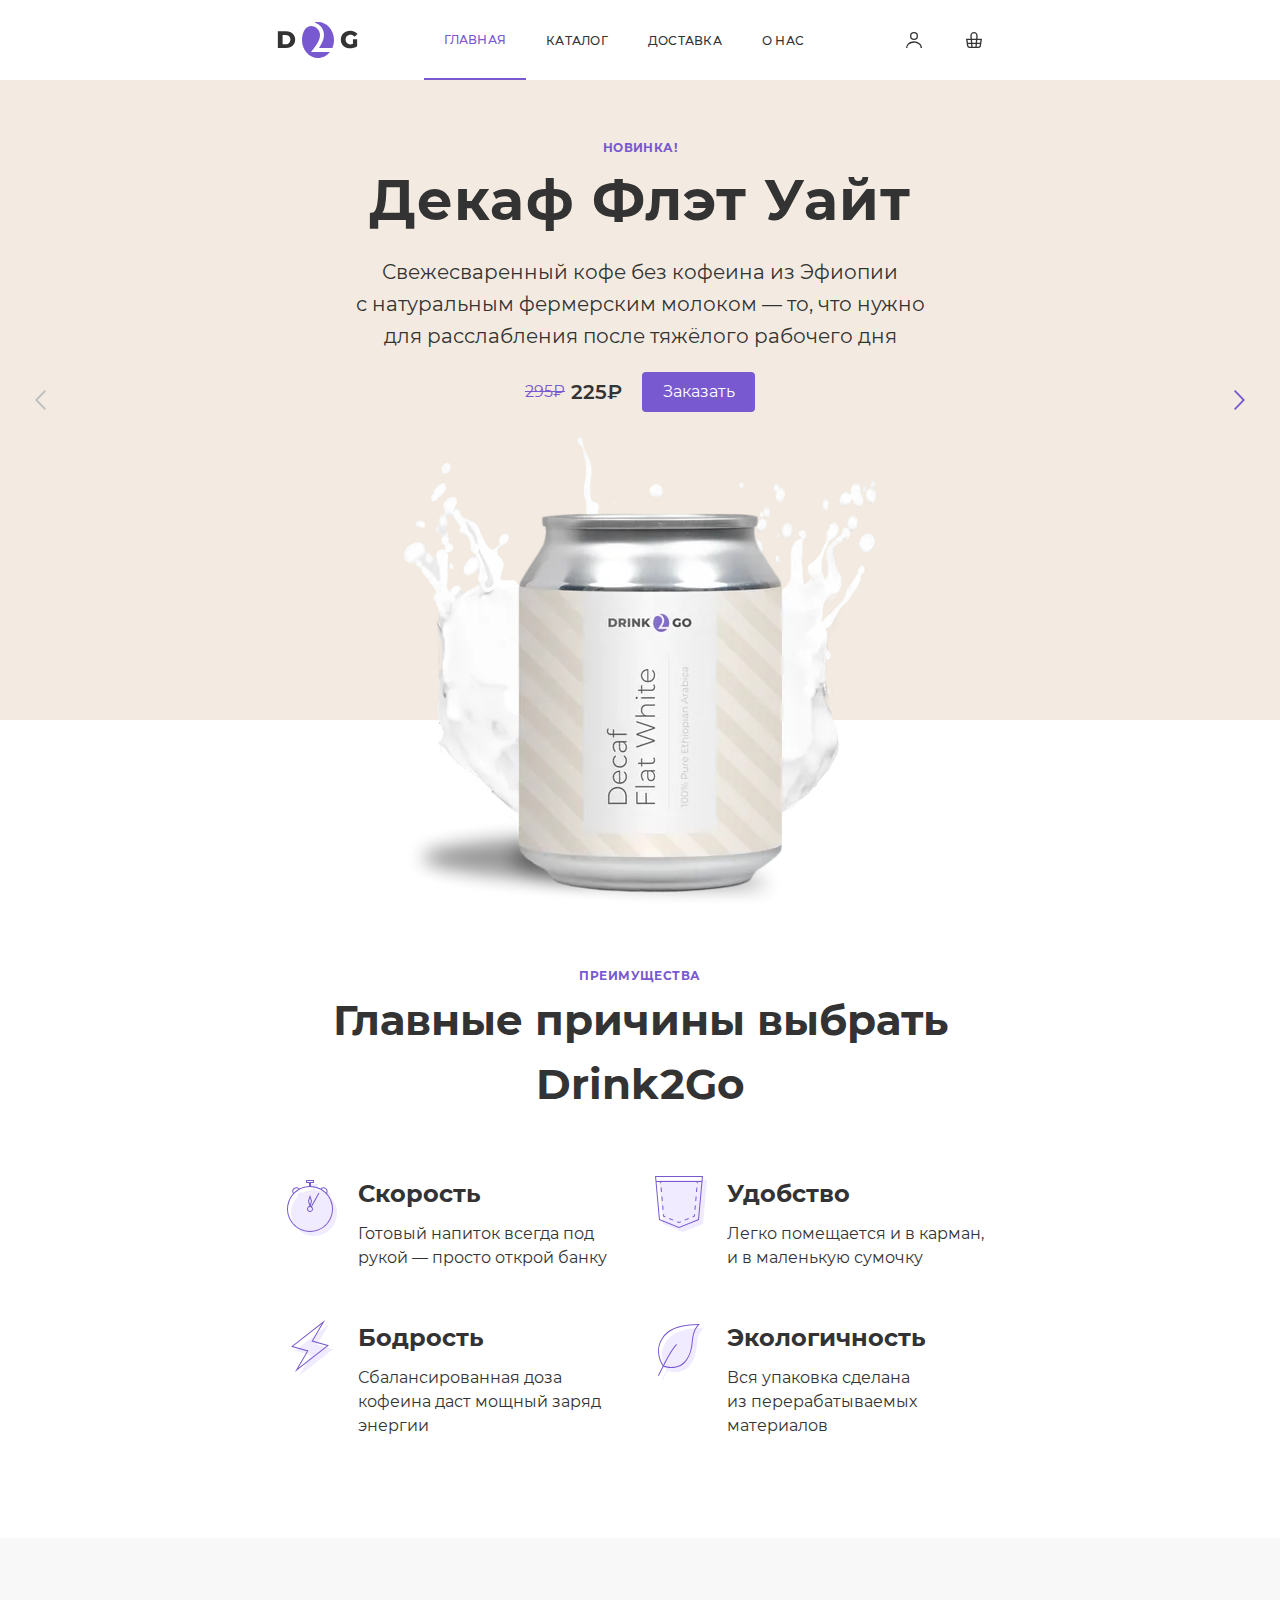
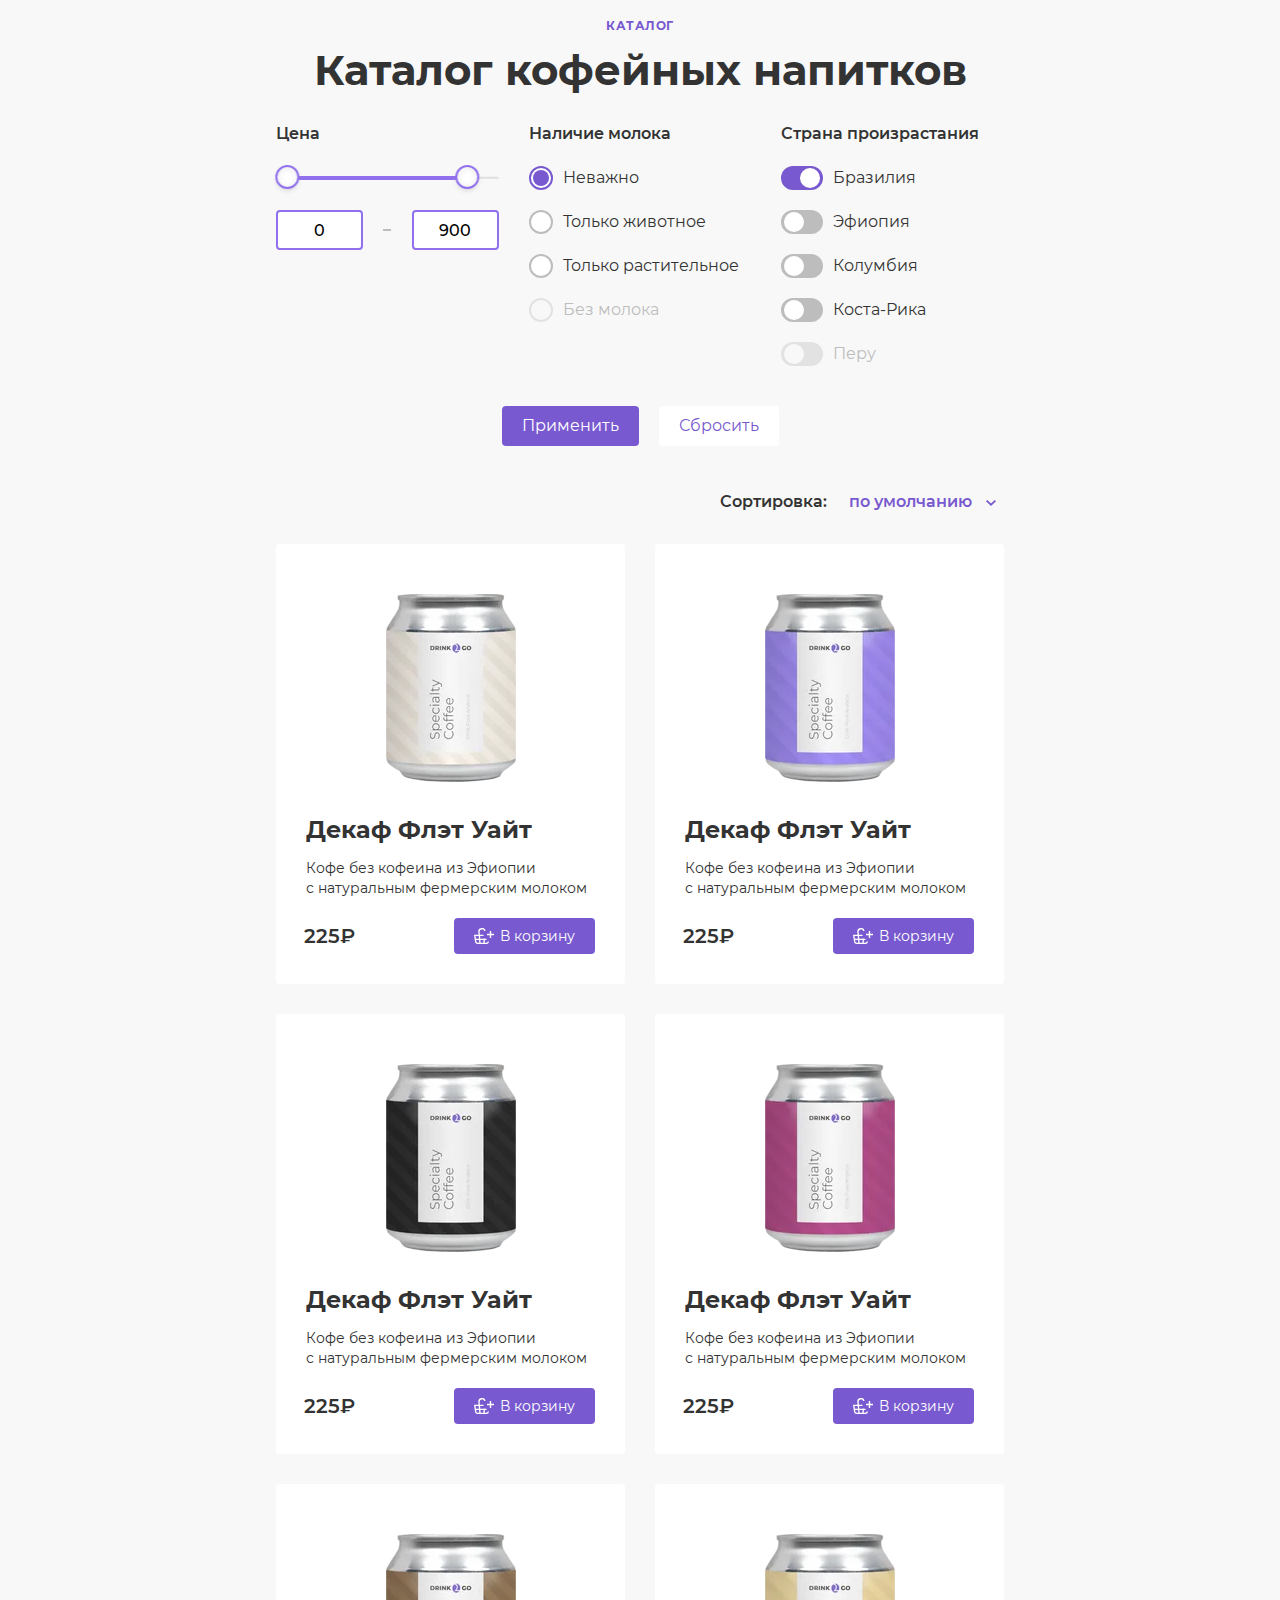
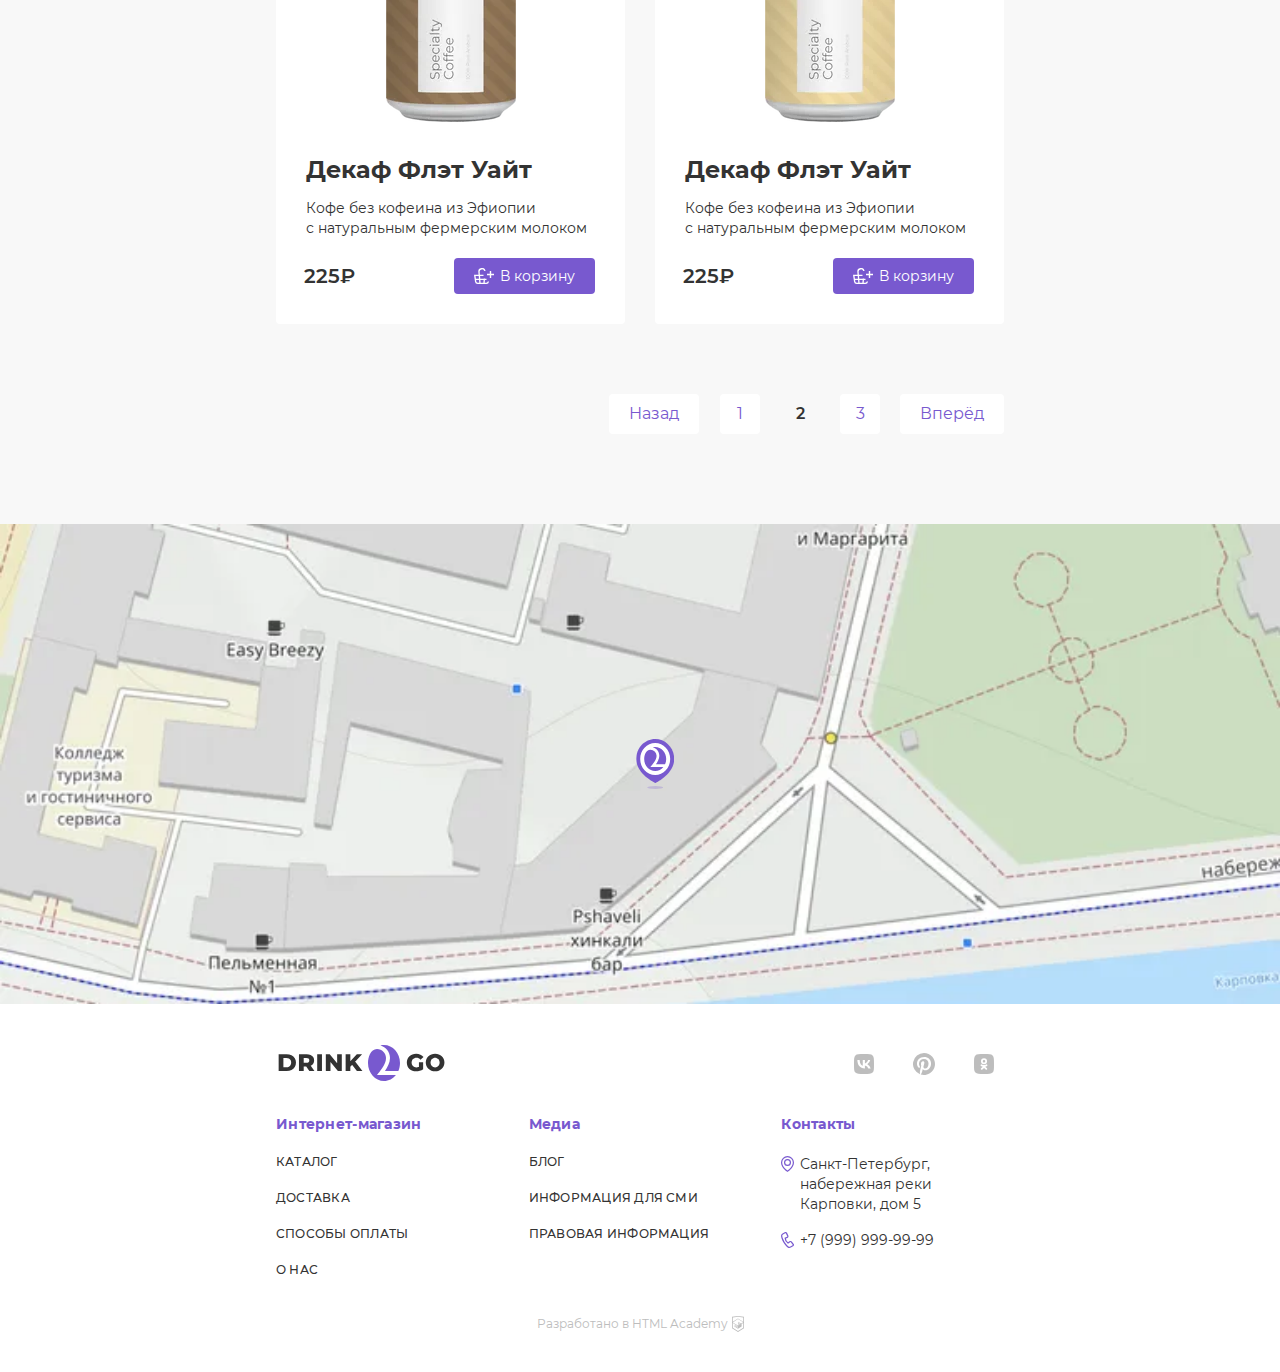
<file: index.html>
<!DOCTYPE html><html class="page" lang="ru"><head><meta charset="UTF-8"><title>Drink2Go — лучшие кофейные напитки!</title><meta name="viewport" content="width=device-width,initial-scale=1"><link rel="preload" href="styles/styles.css" as="style"><link rel="preload" href="fonts/Montserrat-Regular.woff2" as="font" crossorigin="anonymous"><link rel="preload" href="fonts/Montserrat-Bold.woff2" as="font" crossorigin="anonymous"><link rel="preload" href="fonts/Montserrat-Medium.woff2" as="font" crossorigin="anonymous"><link rel="preload" href="fonts/Montserrat-SemiBold.woff2" as="font" crossorigin="anonymous"><link rel="icon" href="favicon.ico"><link rel="icon" type="image/png" href="favicons/favicon.png"><link rel="icon" href="favicons/icon.svg" type="image/svg+xml"><link rel="apple-touch-icon" href="favicons/180.png"><link rel="stylesheet" href="/vendor/nouislider/nouislider.css"><link rel="stylesheet" href="styles/styles.css"><script src="scripts/index.js" defer="defer"></script></head><body class="page__body"><header class="header" data-test="header"><div class="header__logo"><a class="logo"><picture><source media="(min-width: 1440px)" srcset="images/logo/logo-desktop.svg"><source media="(min-width: 768px)" srcset="images/logo/logo-tablet.svg"><img class="logo__icon" src="images/logo/logo-mobile.svg" width="32" height="36" alt="Иконка логотипа."></picture></a><span class="header__logo-description">Интернет-магазин кофейных напитков</span></div><nav class="header__nav main-nav main-nav--closed"><button class="main-nav__toggle js-toggle-button" type="button"><span class="visually-hidden">Открыть меню.</span></button><ul class="main-nav__list site"><li class="main-nav__list-item main-nav__site-item site__item site__item--current"><a class="site__link" title="Вы сейчас здесь"><span class="site__text">Главная</span></a></li><li class="main-nav__list-item main-nav__site-item site__item"><a class="site__link" href="#catalog"><span class="site__text">Каталог</span></a></li><li class="main-nav__list-item main-nav__site-item site__item"><a class="site__link" href="#"><span class="site__text">Доставка</span></a></li><li class="main-nav__list-item main-nav__site-item site__item"><a class="site__link" href="#"><span class="site__text">О нас</span></a></li></ul><ul class="main-nav__list personalisation-list"><li class="main-nav__list-item"><a class="personalisation-list__link personalisation-list__link--login" href="#"><span class="personalisation-list__link-text">Войти</span></a></li><li class="main-nav__list-item"><a class="personalisation-list__link personalisation-list__link--basket" href="#"><span class="personalisation-list__link-text">Корзина</span></a></li></ul></nav></header><main class="page-main"><section class="slider slider--flat-white" data-test="hero"><h1 class="visually-hidden">Drink2Go — это интернет-магазин по продаже кофейных напитков.</h1><div class="slider__switch slide-switch"><button class="slide-switch__button slide-switch__button--prev slider-button-prev" type="button"><span class="visually-hidden">Предыдущий продукт.</span></button> <button class="slide-switch__button slide-switch__button--next slider-button-next" type="button"><span class="visually-hidden">Следующий продукт.</span></button></div><ul class="slider__list"><li class="slider__item slider__item--current"><div class="slider__text-container"><h2 class="slider__title headline">Декаф Флэт Уайт</h2><span class="slider__badge badge">Новинка!</span><p class="slider__description">Свежесваренный кофе без кофеина из Эфиопии с&nbsp;натуральным фермерским молоком — то, что нужно для&nbsp;расслабления после тяжёлого рабочего дня</p><div class="slider__price-container"><span class="slider__old-price price price--old">295₽</span> <span class="slider__price price">225₽</span> <button class="slider__button-order button" type="button"><span class="slider__button-text">Заказать</span></button></div></div><div class="slider__image-wrapper"><picture><source type="image/webp" media="(min-width: 1440px)" srcset="images/slider/slider-flat-desktop@1x.webp, images/slider/slider-flat-desktop@2x.webp 2x"><source type="image/webp" media="(min-width: 768px)" srcset="images/slider/slider-flat-tablet@1x.webp, images/slider/slider-flat-tablet@2x.webp 2x"><source type="image/webp" srcset="images/slider/slider-flat-mobile@1x.webp, images/slider/slider-flat-mobile@2x.webp 2x"><source media="(min-width: 1440px)" srcset="images/slider/slider-flat-desktop@1x.png, images/slider/slider-flat-desktop@2x.png 2x"><source media="(min-width: 768px)" srcset="images/slider/slider-flat-tablet@1x.png, images/slider/slider-flat-tablet@2x.png 2x"><img class="slider__image" src="images/slider/slider-flat-mobile@1x.png" width="280" height="280" srcset="images/slider/slider-flat-mobile@2x.png 2x" alt="Баночка с фирменным логотипом и надписью Декаф Флэт Уайт, на фоне свежего молока."></picture></div></li><li class="slider__item"><div class="slider__text-container"><h2 class="slider__title headline">Лавандовый Латте</h2><span class="slider__badge badge">Новинка!</span><p class="slider__description">Невероятное сочетание перуанской высокогорной арабики с молоком ламы и лавандовым сиропом унесёт вас прямо на вершину Радужных гор</p><div class="slider__price-container"><span class="slider__old-price price price--old">285₽</span> <span class="slider__price price">265₽</span> <button class="slider__button-order button" type="button"><span class="slider__button-text">Заказать</span></button></div></div><div class="slider__image-wrapper"><picture><source type="image/webp" media="(min-width: 1440px)" srcset="images/slider/slider-lavender-desktop@1x.webp, images/slider/slider-lavender-desktop@2x.webp 2x"><source type="image/webp" media="(min-width: 768px)" srcset="images/slider/slider-lavender-tablet@1x.webp, images/slider/slider-lavender-tablet@2x.webp 2x"><source type="image/webp" srcset="images/slider/slider-lavender-mobile@1x.webp, images/slider/slider-lavender-mobile@2x.webp 2x"><source media="(min-width: 1440px)" srcset="images/slider/slider-lavender-desktop@1x.png, images/slider/slider-lavender-desktop@2x.png 2x"><source media="(min-width: 768px)" srcset="images/slider/slider-lavender-tablet@1x.png, images/slider/slider-lavender-tablet@2x.png 2x"><img class="slider__image" src="images/slider/slider-lavender-mobile@1x.png" width="280" height="280" srcset="images/slider/slider-lavender-mobile@2x.png 2x" alt="Баночка с фирменным логотипом и надписью Лавандовый Латте, на фоне яркой лаванды."></picture></div></li><li class="slider__item"><div class="slider__text-container"><h2 class="slider__title headline">Тройной Эспрессо</h2><span class="slider__badge badge">Новинка!</span><p class="slider__description">Мощнее укола адреналина, чернее самой тёмной ночи, этот тройной эспрессо из Колумбии покажет вам, что такое настоящая бодрость</p><div class="slider__price-container"><span class="slider__old-price price price--old">395₽</span> <span class="slider__price price">375₽</span> <button class="slider__button-order button" type="button"><span class="slider__button-text">Заказать</span></button></div></div><div class="slider__image-wrapper"><picture><source type="image/webp" media="(min-width: 1440px)" srcset="images/slider/slider-espresso-desktop@1x.webp, images/slider/slider-espresso-desktop@2x.webp 2x"><source type="image/webp" media="(min-width: 768px)" srcset="images/slider/slider-espresso-tablet@1x.webp, images/slider/slider-espresso-tablet@2x.webp 2x"><source type="image/webp" srcset="images/slider/slider-espresso-mobile@1x.webp, images/slider/slider-espresso-mobile@2x.webp 2x"><source media="(min-width: 1440px)" srcset="images/slider/slider-espresso-desktop@1x.png, images/slider/slider-espresso-desktop@2x.png 2x"><source media="(min-width: 768px)" srcset="images/slider/slider-espresso-tablet@1x.png, images/slider/slider-espresso-tablet@2x.png 2x"><img class="slider__image" src="images/slider/slider-espresso-mobile@1x.png" width="280" height="280" srcset="images/slider/slider-espresso-mobile@2x.png 2x" alt="Баночка с фирменным логотипом и надписью Тройной Эспрессо, на фоне кофейных зёрен."></picture></div></li></ul><ol class="slider__pagination slider-pagination"><li class="slider-pagination__item"><a class="slider-pagination__button slider-pagination__button--current" id="0-slide"><span class="visually-hidden">Первый слайд.</span></a></li><li class="slider-pagination__item"><a class="slider-pagination__button" href="#" id="1-slide"><span class="visually-hidden">Второй слайд.</span></a></li><li class="slider-pagination__item"><a class="slider-pagination__button" href="#" id="2-slide"><span class="visually-hidden">Третий слайд.</span></a></li></ol></section><section class="advantages" data-test="features"><h2 class="advantages__title headline headline--h2">Главные причины выбрать Drink2Go</h2><span class="advantages__badge badge">Преимущества</span><ul class="advantages__list"><li class="advantages__item advantages__item--speed"><h3 class="advantages__item-title headline headline--h3">Скорость</h3><p class="advantages__description">Готовый напиток всегда под рукой — просто открой банку</p></li><li class="advantages__item advantages__item--fit"><h3 class="advantages__item-title headline headline--h3">Удобство</h3><p class="advantages__description">Легко помещается и в карман, и&nbsp;в&nbsp;маленькую сумочку</p></li><li class="advantages__item advantages__item--energy"><h3 class="advantages__item-title headline headline--h3">Бодрость</h3><p class="advantages__description">Сбалансированная доза кофеина даст мощный заряд энергии</p></li><li class="advantages__item advantages__item--eco"><h3 class="advantages__item-title headline headline--h3">Экологичность</h3><p class="advantages__description">Вся упаковка сделана из&nbsp;перерабатываемых материалов</p></li></ul></section><section class="catalog" data-test="catalog" id="catalog"><div class="catalog__container"><h2 class="catalog__title headline headline--h2">Каталог кофейных напитков</h2><span class="catalog__badge badge">Каталог</span><div class="catalog__content-container"><div class="catalog__filter filter"><form class="filter__form" action="https://echo.htmlacademy.ru/" method="get" autocomplete="off"><div class="filter__container"><fieldset class="filter__fieldset range"><legend class="filter__legend label">Цена</legend><div class="range__slider"></div><div class="range__input-wrapper"><label class="visually-hidden" for="min-price">Минимальная цена.</label> <input class="range__input" id="min-price" name="min-price" type="number" placeholder="0"> <label class="visually-hidden" for="max-price">Максимальная цена.</label> <input class="range__input" id="max-price" name="max-price" type="number" placeholder="999" value="900"></div></fieldset><fieldset class="filter__fieldset"><legend class="filter__legend label">Наличие молока</legend><ul class="filter__list"><li class="filter__item"><label class="filter__control control"><input class="visually-hidden control__input" type="radio" name="milk-availability" value="no-matter" checked="checked"> <span class="control__mark control__mark--radio"></span> <span class="control__label">Неважно</span></label></li><li class="filter__item"><label class="filter__control control"><input class="visually-hidden control__input" type="radio" name="milk-availability" value="animal-milk"> <span class="control__mark control__mark--radio"></span> <span class="control__label">Только животное</span></label></li><li class="filter__item"><label class="filter__control control"><input class="visually-hidden control__input" type="radio" name="milk-availability" value="plant-milk"> <span class="control__mark control__mark--radio"></span> <span class="control__label">Только растительное</span></label></li><li class="filter__item"><label class="filter__control control"><input class="visually-hidden control__input" type="radio" name="milk-availability" value="no-milk" disabled="disabled"> <span class="control__mark control__mark--radio"></span> <span class="control__label">Без молока</span></label></li></ul></fieldset><fieldset class="filter__fieldset"><legend class="filter__legend label">Страна произрастания</legend><ul class="filter__list"><li class="filter__item"><label class="filter__control control"><input class="visually-hidden control__input" type="checkbox" name="country-Brazil" checked="checked"> <span class="control__mark control__mark--checkbox"></span> <span class="control__label">Бразилия</span></label></li><li class="filter__item"><label class="filter__control control"><input class="visually-hidden control__input" type="checkbox" name="country-Ethiopia"> <span class="control__mark control__mark--checkbox"></span> <span class="control__label">Эфиопия</span></label></li><li class="filter__item"><label class="filter__control control"><input class="visually-hidden control__input" type="checkbox" name="country-Colombia"> <span class="control__mark control__mark--checkbox"></span> <span class="control__label">Колумбия</span></label></li><li class="filter__item"><label class="filter__control control"><input class="visually-hidden control__input" type="checkbox" name="country-Costa-Rica"> <span class="control__mark control__mark--checkbox"></span> <span class="control__label">Коста-Рика</span></label></li><li class="filter__item"><label class="filter__control control"><input class="visually-hidden control__input" type="checkbox" name="country-Peru" disabled="disabled"> <span class="control__mark control__mark--checkbox"></span> <span class="control__label">Перу</span></label></li></ul></fieldset></div><div class="filter__button-container"><button class="filter__button button" type="submit">Применить</button> <button class="filter__button filter__button--small button button--secondary" type="reset">Сбросить</button></div></form></div><div class="catalog__sorting sorting"><span class="sorting__label label">Сортировка:</span> <select class="sorting__control" aria-label="Сортировка" name="catalog-sorting"><option value="default">по умолчанию</option><option value="cheap">по увеличению цены</option><option value="expensive">по уменьшению цены</option></select></div><div class="catalog__products products"><ul class="products__list"><li class="products__item product-card"><a class="product-card__link" href="#"><picture><source type="image/webp" srcset="images/products/coffee-can-1@1x.webp, images/products/coffee-can-1@2x.webp 2x"><img class="product-card__image" src="images/products/coffee-can-1@1x.png" width="130" height="188" srcset="images/products/coffee-can-1@2x.png 2x" alt="Банка специализированного кофейного напитка с фирменным логотипом."></picture></a><a class="product-card__link-title" href="#"><h3 class="product-card__title headline headline--h3">Декаф Флэт Уайт</h3></a><p class="product-card__text">Кофе без кофеина из Эфиопии с&nbsp;натуральным фермерским молоком</p><div class="product-card__order-container"><p class="product-card__price price">225₽</p><button class="product-card__order-button button button--with-icon" type="button"><span class="product-card__button-text">В корзину</span></button></div></li><li class="products__item product-card"><a class="product-card__link" href="#"><picture><source type="image/webp" srcset="images/products/coffee-can-2@1x.webp, images/products/coffee-can-2@2x.webp 2x"><img class="product-card__image" src="images/products/coffee-can-2@1x.png" width="130" height="188" srcset="images/products/coffee-can-2@2x.png 2x" alt="Банка специализированного кофейного напитка с фирменным логотипом."></picture></a><a class="product-card__link-title" href="#"><h3 class="product-card__title headline headline--h3">Декаф Флэт Уайт</h3></a><p class="product-card__text">Кофе без кофеина из Эфиопии с&nbsp;натуральным фермерским молоком</p><div class="product-card__order-container"><p class="product-card__price price">225₽</p><button class="product-card__order-button button button--with-icon" type="button"><span class="product-card__button-text">В корзину</span></button></div></li><li class="products__item product-card"><a class="product-card__link" href="#"><picture><source type="image/webp" srcset="images/products/coffee-can-3@1x.webp, images/products/coffee-can-3@2x.webp 2x"><img class="product-card__image" src="images/products/coffee-can-3@1x.png" width="130" height="188" srcset="images/products/coffee-can-3@2x.png 2x" alt="Банка специализированного кофейного напитка с фирменным логотипом."></picture></a><a class="product-card__link-title" href="#"><h3 class="product-card__title headline headline--h3">Декаф Флэт Уайт</h3></a><p class="product-card__text">Кофе без кофеина из Эфиопии с&nbsp;натуральным фермерским молоком</p><div class="product-card__order-container"><p class="product-card__price price">225₽</p><button class="product-card__order-button button button--with-icon" type="button"><span class="product-card__button-text">В корзину</span></button></div></li><li class="products__item product-card"><a class="product-card__link" href="#"><picture><source type="image/webp" srcset="images/products/coffee-can-4@1x.webp, images/products/coffee-can-4@2x.webp 2x"><img class="product-card__image" src="images/products/coffee-can-4@1x.png" width="130" height="188" srcset="images/products/coffee-can-4@2x.png 2x" alt="Банка специализированного кофейного напитка с фирменным логотипом."></picture></a><a class="product-card__link-title" href="#"><h3 class="product-card__title headline headline--h3">Декаф Флэт Уайт</h3></a><p class="product-card__text">Кофе без кофеина из Эфиопии с&nbsp;натуральным фермерским молоком</p><div class="product-card__order-container"><p class="product-card__price price">225₽</p><button class="product-card__order-button button button--with-icon" type="button"><span class="product-card__button-text">В корзину</span></button></div></li><li class="products__item product-card"><a class="product-card__link" href="#"><picture><source type="image/webp" srcset="images/products/coffee-can-5@1x.webp, images/products/coffee-can-5@2x.webp 2x"><img class="product-card__image" src="images/products/coffee-can-5@1x.png" width="130" height="188" srcset="images/products/coffee-can-5@2x.png 2x" alt="Банка специализированного кофейного напитка с фирменным логотипом."></picture></a><a class="product-card__link-title" href="#"><h3 class="product-card__title headline headline--h3">Декаф Флэт Уайт</h3></a><p class="product-card__text">Кофе без кофеина из Эфиопии с&nbsp;натуральным фермерским молоком</p><div class="product-card__order-container"><p class="product-card__price price">225₽</p><button class="product-card__order-button button button--with-icon" type="button"><span class="product-card__button-text">В корзину</span></button></div></li><li class="products__item product-card"><a class="product-card__link" href="#"><picture><source type="image/webp" srcset="images/products/coffee-can-6@1x.webp, images/products/coffee-can-6@2x.webp 2x"><img class="product-card__image" src="images/products/coffee-can-6@1x.png" width="130" height="188" srcset="images/products/coffee-can-6@2x.png 2x" alt="Банка специализированного кофейного напитка с фирменным логотипом."></picture></a><a class="product-card__link-title" href="#"><h3 class="product-card__title headline headline--h3">Декаф Флэт Уайт</h3></a><p class="product-card__text">Кофе без кофеина из Эфиопии с&nbsp;натуральным фермерским молоком</p><div class="product-card__order-container"><p class="product-card__price price">225₽</p><button class="product-card__order-button button button--with-icon" type="button"><span class="product-card__button-text">В корзину</span></button></div></li></ul></div><div class="catalog__pagination pagination"><button class="pagination__button pagination__button--prev button button--secondary" type="button"><span class="pagination__button-text">Назад</span></button><ul class="pagination__list"><li class="pagination__item"><button class="pagination__page-number button button--secondary" type="button" id="0-pagination">1</button></li><li class="pagination__item"><button class="pagination__page-number pagination__page-number--current button button--secondary" type="button" tabindex="-1" id="1-pagination">2</button></li><li class="pagination__item"><button class="pagination__page-number button button--secondary" type="button" id="2-pagination">3</button></li></ul><button class="pagination__button pagination__button--next button button--secondary" type="button"><span class="pagination__button-text">Вперёд</span></button></div></div></div></section><section class="map" data-test="map"><h2 class="visually-hidden">Карта месторасположения Drink2Go.</h2><a class="map__link" href="https://maps.app.goo.gl/DdKs7b4Hwm6XkLE6A"><picture><source type="image/webp" media="(min-width: 1440px)" srcset="images/map/map-desktop@1x.webp, images/map/map-desktop@2x.webp 2x"><source type="image/webp" media="(min-width: 768px)" srcset="images/map/map-tablet@1x.webp, images/map/map-tablet@2x.webp 2x"><source type="image/webp" srcset="images/map/map-mobile@1x.webp, images/map/map-mobile@2x.webp 2x"><source media="(min-width: 1440px)" srcset="images/map/map-desktop@1x.jpg, images/map/map-desktop@2x.jpg 2x"><source media="(min-width: 768px)" srcset="images/map/map-tablet@1x.jpg, images/map/map-tablet@2x.jpg 2x"><img class="map__image" src="images/map/map-mobile@1x.jpg" width="320" height="420" srcset="images/map/map-mobile@2x.jpg 2x" alt="Изображение карты c адресом Drink2Go."></picture></a></section></main><footer class="footer" data-test="footer"><div class="footer__component footer__component--big-column"><div class="footer__logo-container"><a class="footer__logo logo"><picture><source media="(min-width: 768px)" srcset="images/logo/logo-desktop.svg"><img class="logo__icon logo__icon--footer" src="images/logo/logo-tablet.svg" width="82" height="36" alt="Иконка логотипа в футере."></picture></a><span class="footer__logo-description">Интернет-магазин кофейных напитков</span></div><ul class="footer__list social"><li class="social__item"><a class="social__link social__link--vkontakte" href="https://vk.com/htmlacademy"><span class="visually-hidden">Мы во Вконтакте.</span></a></li><li class="social__item"><a class="social__link social__link--pinterest" href="#"><span class="visually-hidden">Мы в Пинтересте.</span></a></li><li class="social__item"><a class="social__link social__link--ok" href="#"><span class="visually-hidden">Мы в Одноклассниках.</span></a></li></ul></div><section class="footer__component"><h2 class="footer__section-title headline headline--h4">Интернет-магазин</h2><ul class="footer__list"><li class="footer__item"><a class="footer__link" href="#catalog"><span class="footer__text">Каталог</span></a></li><li class="footer__item"><a class="footer__link" href="#"><span class="footer__text">Доставка</span></a></li><li class="footer__item"><a class="footer__link" href="#"><span class="footer__text">Способы оплаты</span></a></li><li class="footer__item"><a class="footer__link" href="#"><span class="footer__text">О нас</span></a></li></ul></section><section class="footer__component"><h2 class="footer__section-title headline headline--h4">Медиа</h2><ul class="footer__list"><li class="footer__item"><a class="footer__link" href="#"><span class="footer__text">Блог</span></a></li><li class="footer__item"><a class="footer__link" href="#"><span class="footer__text">Информация для СМИ</span></a></li><li class="footer__item"><a class="footer__link" href="#"><span class="footer__text">Правовая информация</span></a></li></ul></section><section class="footer__component contacts"><h2 class="footer__section-title headline headline--h4">Контакты</h2><address class="contacts__address"><p class="contacts__line contacts__line--location">Санкт-Петербург, набережная реки Карповки, дом 5</p><a class="contacts__line contacts__line--phone" href="tel:+79999999999">+7 (999) 999-99-99</a></address></section><div class="footer__component footer__component--long-line copyright"><span class="copyright__text">Разработано в</span> <a class="copyright__link" href="https://htmlacademy.ru/intensive/adaptive" aria-label="Лендинг интенсива HTML Academy"><span class="copyright__text">HTML Academy</span> <svg class="copyright__icon" role="img" aria-label="Иконка HTML Academy." focusable="false" width="12" height="16" viewBox="0 0 12 16" fill="none" xmlns="http://www.w3.org/2000/svg"><path d="M11.2151 5.75392L5.97184 2.49957V2.49875L5.97121 2.49916L5.97058 2.49875V2.49957L0.784854 5.75013V1.40658L6.00008 0.830884L11.2151 1.40658V5.75392ZM11.211 6.32987L9.12557 7.62344L5.98451 5.65607L5.97935 6.22863L8.66414 7.9096L8.20107 8.19683L5.98451 6.80853L5.97935 7.3811L7.72892 8.47648L7.31607 8.76717L7.30606 8.77351L5.98451 7.95383L5.97935 8.52631L6.8465 9.06404L5.96315 9.62244L0.796198 6.3886L5.97058 3.1139V3.11448L11.211 6.32987ZM11.2151 11.7713L6 15.0384L0.784854 11.7713V7.02542L5.97763 10.2796L5.98631 10.8693L2.42396 8.63702L2.41871 9.20959L5.99523 11.4728L6.00407 12.0782L2.42873 9.83883L2.42356 10.4113L6 12.6745L9.60624 10.4026V7.95712L11.2151 6.94552V11.7713ZM5.99984 -3.17891e-07L0 0.662267V12.2411L6 16L12 12.2411V0.662267L5.99984 -3.17891e-07Z" fill="CurrentColor"/></svg></a></div></footer><script src="vendor/nouislider/nouislider.js"></script></body></html>
</file>
<file: styles/styles.css>
*,:before,:after{box-sizing:border-box}img{object-fit:contain;max-width:100%;height:auto}body{color:#333;background-color:#fff;margin:0;font-family:Montserrat,Arial,sans-serif;font-size:14px;font-style:normal;font-weight:400;line-height:20px}@media (width>=768px){body{font-size:20px;line-height:32px}}@font-face{font-family:Montserrat;font-style:normal;font-weight:400;src:url(../fonts/Montserrat-Regular.woff2)format("woff2"),url(../fonts/Montserrat-Regular.woff)format("woff");font-display:swap}@font-face{font-family:Montserrat;font-style:normal;font-weight:500;src:url(../fonts/Montserrat-Medium.woff2)format("woff2"),url(../fonts/Montserrat-Medium.woff)format("woff");font-display:swap}@font-face{font-family:Montserrat;font-style:normal;font-weight:600;src:url(../fonts/Montserrat-SemiBold.woff2)format("woff2"),url(../fonts/Montserrat-SemiBold.woff)format("woff");font-display:swap}@font-face{font-family:Montserrat;font-style:normal;font-weight:700;src:url(../fonts/Montserrat-Bold.woff2)format("woff2"),url(../fonts/Montserrat-Bold.woff)format("woff");font-display:swap}.visually-hidden{clip:rect(0 0 0 0);border:0;width:1px;height:1px;margin:-1px;padding:0;position:absolute;overflow:hidden}.header{align-items:start;width:100%;max-width:320px;margin:0 auto;padding:0 20px;display:flex;position:relative}@media (width>=768px){.header{max-width:768px}}@media (width>=1440px){.header{max-width:1440px;padding:0 40px}}@media (width<=767.98px){.header{padding-right:60px}}@media (width>=768px){.header{gap:60px}}@media (width>=1440px){.header{gap:140px}}.header__logo{flex-shrink:0;align-items:center;margin-right:auto;padding:12px 0;display:flex}@media (width>=768px){.header__logo{padding:22px 0}}@media (width>=1440px){.header__logo{gap:20px}}.header__logo-description{display:none}@media (width>=1440px){.header__logo-description{max-width:126px;font-size:12px;line-height:16px;display:block}}.main-nav{text-transform:uppercase;letter-spacing:.02em;align-items:start;font-size:12px;font-weight:500;line-height:16px;display:flex}.main-nav--closed .main-nav__toggle{background-image:url(../icons/stack.svg#menu-burger);background-size:16px 12px}.main-nav--opened .main-nav__toggle{background-image:url(../icons/stack.svg#menu-cross);background-size:12px 12px}@media (width>=768px){.main-nav{gap:60px}}@media (width>=1440px){.main-nav{gap:162px}}@media (width<=767.98px){.main-nav--closed .main-nav__site-item{display:none}}.main-nav__toggle{cursor:pointer;z-index:1;background-color:#0000;background-position:50%;background-repeat:no-repeat;border:none;border-radius:0;order:1;width:60px;height:60px;padding:0;position:absolute;top:0;right:0}.main-nav__toggle:hover,.main-nav__toggle:focus,.main-nav__toggle:active{background-color:#f0ebff}@media (width>=768px){.main-nav__toggle{display:none}}.main-nav__list{margin:0;padding:0;list-style-type:none}.main-nav__list-item{justify-content:center;align-items:center;display:flex}.logo[href]:hover,.logo[href]:focus{opacity:.8}.logo[href]:active{opacity:.6}.logo__icon{display:block}@media (width>=768px){.logo__icon{width:82px;height:36px}}@media (width>=1440px){.logo__icon{width:170px;height:36px}}@media (width>=768px){.logo__icon--footer{width:170px;height:36px}}.site{min-width:320px}@media (width<=767.98px){.site{z-index:1;background-color:#fff;flex-direction:column;width:100vw;display:flex;position:absolute;top:60px;left:50%;transform:translate(-50%)}}@media (width>=768px){.site{grid-template-columns:repeat(4,auto);display:grid}}@media (width>=1440px){.site{gap:0 20px}}.site__item{text-align:center}@media (width<=767.98px){.site__item{border-bottom:1px solid #f0ebff}.site__item:first-of-type{border-top:1px solid #f0ebff}}@media (width>=768px){.site__item{min-height:80px}.site__item--current{color:#7859cf;border-bottom:2px solid #7859cf}}.site__link{color:inherit;padding:20px;text-decoration:none}.site__link[href]:hover,.site__link[href]:focus{color:#7859cf}.site__link[href]:active{color:#7859cf;background-color:#f0ebff}@media (width<=767.98px){.site__link{width:100%}}@media (width>=768px){.site__link{padding:32px 20px 30px}}@media (width>=1440px){.site__link{flex-shrink:0}}.personalisation-list{grid-template-columns:repeat(2,auto);display:grid}@media (width>=1440px){.personalisation-list{gap:0 21px}}.personalisation-list__link{justify-content:center;align-items:center;min-width:60px;min-height:60px;display:flex}@media (width>=768px){.personalisation-list__link{min-height:80px}}@media (width>=1440px){.personalisation-list__link{color:inherit;gap:8px;padding:20px;text-decoration:none}}.personalisation-list__link:before{content:"";background-color:#333;width:16px;height:16px;-webkit-mask-position:50%;mask-position:50%;-webkit-mask-size:contain;mask-size:contain;-webkit-mask-repeat:no-repeat;mask-repeat:no-repeat}.personalisation-list__link--login:before{-webkit-mask-image:url(../icons/stack.svg#user);mask-image:url(../icons/stack.svg#user)}.personalisation-list__link--basket:before{-webkit-mask-image:url(../icons/stack.svg#basket);mask-image:url(../icons/stack.svg#basket)}.personalisation-list__link:hover{color:#7859cf}.personalisation-list__link:hover:before{background-color:#7859cf}.personalisation-list__link:active{background-color:#f0ebff}@media (width>=768px){.personalisation-list__link:active{color:#7859cf}.personalisation-list__link:active:before{background-color:#7859cf}}.personalisation-list__link:focus{color:#7859cf}.personalisation-list__link:focus:before{background-color:#7859cf}.personalisation-list__link-text{display:none}@media (width>=1440px){.personalisation-list__link-text{display:block}}.page{height:100vh}.page__body{flex-direction:column;min-width:320px;min-height:100vh;margin:0;display:flex}.page-main{flex-grow:1}.slider{position:relative}.slider--flat-white{background-color:#f3ebe1}@media (width>=768px) and (width<=1439.98px){.slider--flat-white{background-image:linear-gradient(0deg,#fff 188px,#f3ebe1 188px)}}.slider--lavender-latte{background-color:#eae6fc}@media (width>=768px) and (width<=1439.98px){.slider--lavender-latte{background-image:linear-gradient(0deg,#fff 188px,#eae6fc 188px)}}.slider--espresso{background-color:#e5e6e8}@media (width>=768px) and (width<=1439.98px){.slider--espresso{background-image:linear-gradient(0deg,#fff 188px,#e5e6e8 188px)}}.slider__list{width:100%;max-width:320px;margin:0 auto;padding:0 20px;list-style-type:none}@media (width>=768px){.slider__list{max-width:768px}}@media (width>=1440px){.slider__list{max-width:1440px;padding:0 40px}}.slider__item{display:none}.slider__item--current{text-align:center;flex-direction:column;min-height:656px;padding:20px 0;display:flex}@media (width>=768px){.slider__item--current{min-height:828px;padding:60px 0 0}}@media (width>=1440px){.slider__item--current{flex-direction:row;gap:30px;min-height:714px;padding:30px 40px 84px 65px}}.slider__text-container{flex-direction:column;display:flex}@media (width>=1440px){.slider__text-container{text-align:start;padding-top:150px}}.slider__image-wrapper{order:-2;margin-bottom:10px}@media (width>=768px){.slider__image-wrapper{order:1;margin-bottom:0}}@media (width>=1440px){.slider__image-wrapper{order:-1}}.slider__image{object-fit:cover;margin:0 auto;display:block}@media (width>=768px){.slider__image{width:476px;height:476px}}@media (width>=1440px){.slider__image{width:600px;height:600px}}.slider__badge{order:-1;margin-bottom:4px}.slider__title{margin:0 0 10px}@media (width>=768px){.slider__title{margin-bottom:16px}}.slider__description{margin:0 0 20px}@media (width>=768px){.slider__description{max-width:650px;margin:0 auto 20px}}@media (width>=1440px){.slider__description{max-width:625px;margin-bottom:40px}}.slider__price-container{flex-wrap:wrap;justify-content:center;align-items:center;display:flex}@media (width>=768px){.slider__price-container{margin-bottom:20px}}@media (width>=1440px){.slider__price-container{justify-content:flex-start}}.slider__old-price{margin-right:6px}.slider__price{margin-right:20px}.slider__button-order{max-width:113px}@media (width>=1440px){.slider__pagination{position:absolute;bottom:60px;left:50%;transform:translate(-50%)}}.headline{letter-spacing:.02em;font-size:36px;font-weight:700;line-height:48px}@media (width>=768px){.headline{font-size:56px;line-height:80px}}.headline--h2{letter-spacing:normal;font-size:24px;line-height:36px}@media (width>=768px){.headline--h2{font-size:42px;line-height:64px}}.headline--h3{letter-spacing:normal;font-size:18px;line-height:32px}@media (width>=768px){.headline--h3{font-size:24px;line-height:36px}}.headline--h4{color:#7859cf;font-size:14px;line-height:20px}.badge{letter-spacing:.04em;color:#7859cf;text-transform:uppercase;font-size:12px;font-weight:700;line-height:16px}.slider-pagination{justify-content:space-between;width:202px;height:24px;margin:0;padding:0;list-style-type:none;display:flex}@media (width<=1439.98px){.slider-pagination{display:none}}.slider-pagination__button{background-color:#0000;border:none;border-radius:0;justify-content:center;align-items:center;width:62px;height:24px;padding:0;display:flex}.slider-pagination__button[href]{cursor:pointer}.slider-pagination__button:after{content:"";background-color:#fff;width:100%;height:4px}.slider-pagination__button--current:after{background-color:#7859cf}.slider-pagination__button[href]:hover:after,.slider-pagination__button[href]:focus:after{background-color:#7859cf40}.slider-pagination__button[href]:active:after{background-color:#7859cf}.slide-switch{position:relative}.slide-switch__button{cursor:pointer;background-color:#0000;border:none;width:20px;height:656px;padding:0;position:absolute;top:0;left:0}.slide-switch__button:before{content:"";background-color:#7859cf;width:20px;height:20px;position:absolute;top:50%;left:50%;-webkit-mask-image:url(../icons/stack.svg#arrow);mask-image:url(../icons/stack.svg#arrow);-webkit-mask-position:50%;mask-position:50%;-webkit-mask-size:11px 20px;mask-size:11px 20px;-webkit-mask-repeat:no-repeat;mask-repeat:no-repeat}@media (width>=768px){.slide-switch__button{width:80px;height:640px}}@media (width>=1440px){.slide-switch__button{height:714px}}.slide-switch__button--prev:before{transform:translate(-50%,-50%)}.slide-switch__button--prev:hover,.slide-switch__button--prev:focus{background-image:linear-gradient(90deg,#fff 0%,#fff0 100%)}.slide-switch__button--prev:active{background-image:linear-gradient(90deg,#7859cf40 0%,#7859cf00 100%)}.slide-switch__button--next{left:auto;right:0}.slide-switch__button--next:before{transform:scaleX(-1)translate(50%,-50%)}.slide-switch__button--next:hover,.slide-switch__button--next:focus{background-image:linear-gradient(270deg,#fff 0%,#fff0 100%)}.slide-switch__button--next:active{background-image:linear-gradient(270deg,#7859cf40 0%,#7859cf00 100%)}.slide-switch__button:disabled{cursor:default}.slide-switch__button:disabled:hover,.slide-switch__button:disabled:focus,.slide-switch__button:disabled:active{background-color:#0000;background-image:none}.slide-switch__button:disabled:before{background-color:#bdbdbd}.price{font-size:20px;font-weight:600;line-height:32px}.price--old{color:#7859cf;font-size:16px;font-weight:400;line-height:32px;text-decoration:line-through}.button{text-align:center;color:#fff;cursor:pointer;background-color:#7859cf;border:none;border-radius:4px;justify-content:center;align-items:center;width:100%;padding:8px 20px;font-family:Montserrat,Arial,sans-serif;font-size:16px;line-height:24px;text-decoration:none;display:inline-flex}.button:hover,.button:focus{color:#fff;background-color:#9070ec}.button:active{color:#fff;background-color:#593cac}.button:disabled{color:#fff;pointer-events:none;cursor:default;background-color:#bdbdbd}.button--secondary{color:#7859cf;background-color:#fff}.button--secondary:disabled{background-color:#e2e2e2}.button--with-icon{gap:6px;font-size:14px;line-height:20px;display:flex}.button--with-icon:before{content:"";background-image:url(../icons/stack.svg#card-plus);width:20px;height:16px}.advantages{text-align:center;flex-direction:column;justify-content:center;width:100%;max-width:320px;margin:0 auto;padding:50px 20px 60px;display:flex}@media (width>=768px){.advantages{max-width:768px}}@media (width>=1440px){.advantages{max-width:1440px;padding:0 40px}}@media (width>=768px){.advantages{padding-top:60px;padding-bottom:100px}}@media (width>=1440px){.advantages{padding-top:100px;padding-bottom:120px}}.advantages__badge{order:-1;margin-bottom:4px}.advantages__title{margin:0 0 36px}@media (width>=768px){.advantages__title{margin-bottom:60px}}@media (width>=1440px){.advantages__title{margin-bottom:80px}}.advantages__list{flex-direction:column;row-gap:32px;margin:0;padding:0;list-style-type:none;display:flex}@media (width>=768px){.advantages__list{grid-template-columns:1fr 1fr;gap:50px 30px;padding-inline:10px;display:grid}}@media (width>=1440px){.advantages__list{grid-template-columns:repeat(4,1fr);padding-inline:0}}.advantages__item-title{margin:0 0 4px}@media (width>=768px){.advantages__item-title{margin-bottom:10px}}.advantages__description{margin:0}@media (width>=768px){.advantages__description{font-size:16px;line-height:24px}}.advantages__item{flex-direction:column;justify-content:center;align-items:center;display:flex}@media (width>=768px) and (width<=1439.98px){.advantages__item{text-align:start;align-items:flex-start;padding-left:72px;position:relative}}.advantages__item:before{content:"";background-repeat:no-repeat;background-size:contain;width:52px;height:56px;margin-bottom:10px}@media (width>=768px) and (width<=1439.98px){.advantages__item:before{position:absolute;top:0;left:0}}@media (width>=1440px){.advantages__item:before{margin-bottom:20px}}.advantages__item--speed:before{background-image:url(../icons/stack.svg#adv-speed)}@media (width>=768px) and (width<=1439.98px){.advantages__item--speed:before{top:4px}}.advantages__item--fit:before{background-image:url(../icons/stack.svg#adv-fit)}.advantages__item--energy:before{background-image:url(../icons/stack.svg#adv-energy)}.advantages__item--eco:before{background-image:url(../icons/stack.svg#adv-eco)}@media (width>=768px) and (width<=1439.98px){.advantages__item--eco:before{top:4px}}.catalog{background-color:#f8f8f8}.catalog__container{flex-direction:column;justify-content:center;align-items:center;width:100%;max-width:320px;margin:0 auto;padding:50px 20px 44px;display:flex}@media (width>=768px){.catalog__container{max-width:768px}}@media (width>=1440px){.catalog__container{max-width:1440px;padding:0 40px}}@media (width>=768px){.catalog__container{padding-top:80px;padding-bottom:90px}}@media (width>=1440px){.catalog__container{padding-top:100px;padding-bottom:120px}}.catalog__badge{order:-1;margin-bottom:4px}.catalog__title{text-align:center;margin:0 0 20px}@media (width>=1440px){.catalog__title{margin-bottom:36px}}.catalog__sorting{margin-bottom:16px}@media (width<=767.98px){.catalog__sorting{max-width:280px}}@media (width>=768px){.catalog__sorting{margin-bottom:26px}}@media (width>=1440px){.catalog__sorting{margin-bottom:0}}.catalog__content-container{width:100%;display:grid}@media (width>=1440px){.catalog__content-container{grid-template-rows:32px auto;grid-template-columns:318px 1012px;align-items:start;gap:26px 30px}}.catalog__filter{margin-bottom:40px}@media (width<=767.98px){.catalog__filter{max-width:280px}}@media (width>=1440px){.catalog__filter{grid-row:1/4;margin-top:4px}}.catalog__products{margin-bottom:40px}@media (width<=767.98px){.catalog__products{max-width:280px}}@media (width>=768px){.catalog__products{margin-bottom:70px}}@media (width>=1440px){.catalog__products{margin-bottom:35px}}@media (width<=767.98px){.catalog__pagination{max-width:280px}}.label{font-size:16px;font-weight:600;line-height:24px}.filter{width:100%}.filter__fieldset{border:none;margin:0 0 30px;padding:0}.filter__legend{margin-bottom:20px;padding:0}.filter__list{gap:20px;margin:0;padding:0;list-style-type:none;display:grid}@media (width>=768px) and (width<=1439.98px){.filter__container{grid-template-columns:repeat(3,1fr);gap:30px;margin-bottom:10px;display:grid}}@media (width>=1440px){.filter__container{margin-bottom:38px}}.filter__button-container{flex-direction:column;gap:20px;display:flex}@media (width>=768px){.filter__button-container{flex-direction:row;justify-content:center;align-items:center}}.filter__button{max-width:280px}@media (width>=768px){.filter__button{max-width:137px}.filter__button--small{max-width:120px}}@media (width>=1440px){.filter__button{max-width:149px}}.sorting{flex-wrap:wrap;justify-content:flex-end;align-items:center;gap:8px;width:100%;display:flex}@media (width>=768px){.sorting{gap:12px}}.sorting__control{color:#7859cf;-webkit-appearance:none;appearance:none;background-color:#0000;background-image:url(../icons/stack.svg#arrow-down);background-position:right 8px center;background-repeat:no-repeat;background-size:10px;border:none;border-radius:4px;max-width:162px;min-height:32px;padding:4px 10px;font-family:Montserrat,Arial,sans-serif;font-size:16px;font-weight:600;line-height:24px;position:relative}.sorting__control:hover{background-color:#f0ebff}.sorting__control:focus{background-color:#f0ebff;background-image:url(../icons/stack.svg#arrow-up)}.sorting__control:active{background-color:#0000;background-image:url(../icons/stack.svg#arrow-up)}@media (width>=768px){.sorting__control{max-width:165px}}.range__input-wrapper{justify-content:space-between;gap:44px;width:100%;display:flex;position:relative}.range__input-wrapper:after{content:"";background-color:#bdbdbd;width:8px;height:2px;position:absolute;top:50%;left:50%;transform:translate(-50%,-50%)}@media (width>=1440px){.range__input-wrapper:after{width:10px}}@media (width>=768px){.range__input-wrapper{width:auto}}.range__input{text-align:center;background-color:#fff;border:2px solid #9070ec;border-radius:4px;width:118px;height:40px;padding:8px 10px;font-family:Montserrat,Arial,sans-serif;font-size:16px;font-weight:500;line-height:24px}@media (width>=768px){.range__input{width:87px}}@media (width>=1440px){.range__input{width:134px}}.range__input::placeholder{color:#bdbdbd}.range__input:hover{color:#7859cf;border-color:#7859cf}.range__input:active{background-color:#f0ebff}.range__input:focus{outline-offset:4px;border-color:#593cac}.range__input:disabled{color:#bdbdbd;background-color:#f8f8f8;border-color:#e2e2e2}.range__input::-webkit-outer-spin-button{-webkit-appearance:none;appearance:none;margin:0}.range__input::-webkit-inner-spin-button{-webkit-appearance:none;appearance:none;margin:0}.range__input[type=number]{-webkit-appearance:textfield;appearance:textfield}.range__slider{margin-top:10px;margin-bottom:34px}@media (width>=768px){.range__slider{margin-bottom:30px}}@media (width>=1440px){.range__slider{margin-bottom:33px}}.range__slider[disabled].noUi-connect{background-color:#bdbdbd}.range__slider[disabled].noUi-handle{background-color:#f8f8f8;border-color:#bdbdbd}.range__slider.noUi-target{background-image:linear-gradient(#0000 1px,#e2e2e2 1px 3px,#0000 3px);border:none;width:100%;height:4px}.range__slider .noUi-connect{background-color:#9070ec;height:4px}.range__slider .noUi-handle{cursor:grab;background-color:#fff;border:2px solid #9070ec;border-radius:50%;width:24px;height:24px;top:-11px;right:-23px}.range__slider .noUi-handle:hover,.range__slider .noUi-handle:focus{outline-offset:4px;background-color:#ddd5f3;box-shadow:inset 0 0 0 2px #fff}.range__slider .noUi-handle:active{background-color:#7859cf;border-color:#7859cf;box-shadow:inset 0 0 0 2px #fff}@media (width>=768px) and (width<=1439.98px){.range__slider .noUi-handle-upper{transform:translate(-10px)}}.range__slider .noUi-handle:after,.range__slider .noUi-handle:before{display:none}.control{cursor:pointer;align-items:center;gap:10px;max-width:-moz-fit-content;max-width:fit-content;display:flex}.control:hover .control__mark,.control:focus-within .control__mark{border-color:#9070ec}.control:hover .control__mark:after,.control:hover .control__mark--checkbox,.control:focus-within .control__mark:after,.control:focus-within .control__mark--checkbox{background-color:#7859cf40}.control:active{opacity:.8}.control:focus-within{outline-offset:4px;outline:2px solid #7859cf}.control__label{font-size:16px;line-height:24px}.control__mark{border:2px solid #bdbdbd;flex-shrink:0;align-self:start;height:24px;position:relative}.control__mark--radio{background-color:#fff;border-radius:50%;width:24px}.control__mark--radio:after{content:"";background-color:#0000;border-radius:50%;width:16px;height:16px;position:absolute;top:50%;left:50%;transform:translate(-50%,-50%)}.control__mark--checkbox{background-color:#bdbdbd;border-radius:12px;width:42px}.control__mark--checkbox:before{content:"";background-color:#fff;border-radius:50%;width:20px;height:20px;position:absolute;top:50%;left:1px;transform:translateY(-50%)}.control__input:checked+.control__mark{border-color:#7859cf}.control__input[type=radio]:checked+.control__mark:after,.control__input[type=checkbox]:checked+.control__mark{background-color:#7859cf}.control__input[type=checkbox]:checked+.control__mark:before{left:auto;right:1px}.control__input:disabled+.control__mark,.control__input:disabled~.control__label{color:#bdbdbd;cursor:default;background-color:#f8f8f8;border-color:#e2e2e2}.control__input:disabled:hover+.control__mark:after{background-color:#0000}.control__input:disabled+.control__mark:before{background-color:#f8f8f8}.control__input[type=checkbox]:disabled+.control__mark,.control__input:checked:disabled+.control__mark:after{background-color:#e2e2e2}.control__input:checked:disabled+.control__mark:before{background-color:#bdbdbd}.products__list{gap:20px;margin:0;padding:0;list-style-type:none;display:grid}@media (width>=768px){.products__list{grid-template-columns:repeat(2,1fr);gap:30px}}@media (width>=1440px){.products__list{grid-template-columns:repeat(3,1fr)}}.product-card{background-color:#fff;border-radius:4px;padding:40px 20px 20px}@media (width>=768px){.product-card{max-width:349px;padding:50px 30px 30px}}@media (width>=1440px){.product-card{max-width:317px}}.product-card:hover,.product-card:focus-within{box-shadow:0 5px 15px #00000026}.product-card__link{justify-content:center;margin-bottom:24px;display:flex}@media (width>=768px){.product-card__link{margin-bottom:30px}}.product-card__link:hover,.product-card__link:focus{background-color:#f8f8f8}.product-card__link[href]:active{opacity:.8}.product-card__image{display:block}.product-card__link-title{color:inherit;text-decoration:none}.product-card__link-title[href]:hover,.product-card__link-title[href]:focus{color:#7859cf}.product-card__link-title[href]:active{opacity:.8}.product-card__title{margin:0 0 4px}@media (width>=768px){.product-card__title{margin-bottom:10px}}.product-card__text{margin:0 0 16px}@media (width>=768px){.product-card__text{margin-bottom:20px;font-size:14px;line-height:20px}}.product-card__order-container{flex-wrap:wrap;justify-content:space-between;align-items:center;display:flex}.product-card__price{margin:0;transform:translate(-2px)}.product-card__order-button{max-width:141px}.pagination{grid-template-columns:40px auto 40px;align-items:start;gap:20px;display:grid}@media (width>=768px){.pagination{grid-template-columns:91px auto 104px;justify-self:end}}.pagination__button{background-color:#fff;border-radius:4px;justify-content:center;align-items:center;width:40px;height:40px;padding:0;display:flex}@media (width<=767.98px){.pagination__button:before{content:"";background-color:#7859cf;width:10px;height:10px;-webkit-mask-image:url(../icons/stack.svg#arrow-down);mask-image:url(../icons/stack.svg#arrow-down)}.pagination__button--prev:before{transform:rotate(90deg)}.pagination__button--next:before{transform:rotate(270deg)}}.pagination__button--prev{grid-column:1/2}.pagination__button--next{grid-column:3/4}@media (width>=768px){.pagination__button{width:-moz-fit-content;width:fit-content;padding:8px 20px}}@media (width<=767.98px){.pagination__button-text{display:none}}.pagination__list{grid-column:2/3;grid-template-columns:repeat(3,40px);gap:20px;margin:0;padding:0;list-style-type:none;display:grid}.pagination__page-number{border-radius:4px;justify-content:center;align-items:center;width:40px;height:40px;padding:0;display:flex}.pagination__page-number--current{color:inherit;pointer-events:none;cursor:default;background-color:#0000;font-weight:600}.map{width:100%;min-width:320px;max-height:420px;position:relative}@media (width>=768px){.map{max-height:480px}}@media (width>=1440px){.map{max-height:540px}}.map__link{justify-content:center;align-items:center;display:flex}.map__link:after{content:"";background-image:url(../icons/stack.svg#map-pin);background-repeat:no-repeat;background-size:38px 50px;width:38px;height:50px;position:absolute;top:50%;left:50%;transform:translate(-10%,-50%)}.map__link:hover,.map__link:focus{box-shadow:0 0 15px #00000040}.map__link[href]:active{opacity:.8}.map__image{object-fit:cover;width:100vw;height:420px;display:block}@media (width>=768px){.map__image{height:480px}}@media (width>=1440px){.map__image{height:540px}}.footer{padding:0 0 10px;display:grid}@media (width>=768px){.footer{grid-template-columns:repeat(3,1fr);gap:30px;width:100%;max-width:320px;margin:0 auto;padding:40px 20px}}@media (width>=768px) and (width>=768px){.footer{max-width:768px}}@media (width>=768px) and (width>=1440px){.footer{max-width:1440px;padding:0 40px}}@media (width>=1440px){.footer{grid-template-columns:repeat(4,1fr);gap:20px 30px;padding:40px}}.footer__logo{padding-block:1px;display:block}@media (width>=1440px){.footer__logo{margin-bottom:10px;padding-block:0}}.footer__logo-description{display:none}@media (width>=1440px){.footer__logo-description{max-width:318px;font-size:14px;line-height:20px;display:block}}@media (width<=767.98px){.footer__component{padding:0 20px;width:100%;max-width:320px;margin:0 auto;padding-top:21px;padding-bottom:20px;position:relative}}@media (width<=767.98px) and (width>=768px){.footer__component{max-width:768px}}@media (width<=767.98px) and (width>=1440px){.footer__component{max-width:1440px;padding:0 40px}}@media (width<=767.98px){.footer__component:not(:last-child):after{content:"";background-color:#f0ebff;width:100vw;height:1px;position:absolute;bottom:0;left:50%;transform:translate(-50%)}}@media (width>=1440px){.footer__component{padding-top:9px}}.footer__component--big-column{align-items:flex-start;gap:38px;display:flex}@media (width>=768px){.footer__component--big-column{grid-area:1/1/2/4;justify-content:space-between}}@media (width>=1440px){.footer__component--big-column{flex-direction:column;grid-column:1/2;justify-content:flex-start;gap:50px;padding-top:0}}.footer__component--long-line{flex-wrap:wrap;justify-content:center;align-items:center;gap:3px;display:flex}@media (width>=768px){.footer__component--long-line{grid-area:span 1/1/auto/4}}@media (width>=1440px){.footer__component--long-line{grid-column:1/5;padding-top:0}}.footer__section-title{margin:0 0 12px}.footer__list{flex-direction:column;gap:4px;margin:0;padding:0;font-size:12px;line-height:16px;list-style-type:none;display:flex}.footer__link{text-transform:uppercase;letter-spacing:.02em;color:inherit;padding:8px 12px 8px 0;font-weight:500;text-decoration:none;display:inline-flex}.footer__link:hover,.footer__link:focus{color:#9070ec}.footer__link:active{color:#593cac}@media (width>=768px){.footer__link{padding-right:24px}}.social{grid-template-columns:repeat(auto-fit,40px);gap:10px 20px;max-width:160px;display:grid}@media (width>=768px){.social{justify-content:end;width:50%;max-width:50%}}@media (width>=1440px){.social{justify-content:start;width:100%;max-width:100%}}.social__link{background-color:#0000;border-radius:4px;justify-content:center;align-items:center;width:40px;height:40px;padding:10px;display:flex}.social__link:after{content:"";background-color:#bdbdbd;flex-shrink:0;width:20px;height:20px;-webkit-mask-size:contain;mask-size:contain;-webkit-mask-repeat:no-repeat;mask-repeat:no-repeat}.social__link--vkontakte:after{-webkit-mask-image:url(../icons/stack.svg#social-vk);mask-image:url(../icons/stack.svg#social-vk)}.social__link--pinterest:after{width:22px;height:22px;-webkit-mask-image:url(../icons/stack.svg#social-pinterest);mask-image:url(../icons/stack.svg#social-pinterest)}.social__link--ok:after{-webkit-mask-image:url(../icons/stack.svg#social-ok);mask-image:url(../icons/stack.svg#social-ok)}.social__link[href]:hover,.social__link[href]:focus{background-color:#f0ebff}.social__link[href]:hover:after,.social__link[href]:focus:after{background-color:#7859cf}.social__link[href]:active{background-color:#7859cf40}.social__link[href]:active:after{background-color:#7859cf}.contacts__address{flex-direction:column;gap:16px;margin-top:20px;font-size:14px;font-style:normal;line-height:20px;display:flex}.contacts__line{color:inherit;gap:6px;margin:0;text-decoration:none;display:flex}.contacts__line:before{content:"";background-color:#7859cf;flex-shrink:0;width:13px;height:16px;position:relative;top:2px;left:0;-webkit-mask-position:50%;mask-position:50%;-webkit-mask-repeat:no-repeat;mask-repeat:no-repeat}.contacts__line--location:before{-webkit-mask-image:url(../icons/stack.svg#address);mask-image:url(../icons/stack.svg#address)}.contacts__line--phone:before{-webkit-mask-image:url(../icons/stack.svg#phone);mask-image:url(../icons/stack.svg#phone)}.contacts__line[href]:hover,.contacts__line[href]:focus{color:#9070ec}.contacts__line[href]:hover:before,.contacts__line[href]:focus:before{background-color:#9070ec}.contacts__line[href]:active{color:#593cac}.contacts__line[href]:active:before{background-color:#593cac}.copyright{color:#bdbdbd;max-width:280px;font-size:12px;line-height:16px}@media (width>=768px){.copyright{max-width:100%}}.copyright__link{color:inherit;gap:4px;text-decoration:none;display:flex}.copyright__link:hover,.copyright__link:focus{color:#7859cf}.copyright__link:active{color:#593cac}.copyright__icon{flex-shrink:0}
</file>
<file: vendor/nouislider/nouislider.css>
/*! nouislider - 15.6.0 - 05/01/2022 */
/* Functional styling;
 * These styles are required for noUiSlider to function.
 * You don't need to change these rules to apply your design.
 */
.noUi-target,
.noUi-target * {
  -webkit-touch-callout: none;
  -webkit-tap-highlight-color: rgba(0, 0, 0, 0);
  -webkit-user-select: none;
  -ms-touch-action: none;
  touch-action: none;
  -ms-user-select: none;
  -moz-user-select: none;
  user-select: none;
  -moz-box-sizing: border-box;
  box-sizing: border-box;
}
.noUi-target {
  position: relative;
}
.noUi-base,
.noUi-connects {
  width: 100%;
  height: 100%;
  position: relative;
  z-index: 1;
}
/* Wrapper for all connect elements.
 */
.noUi-connects {
  overflow: hidden;
  z-index: 0;
}
.noUi-connect,
.noUi-origin {
  will-change: transform;
  position: absolute;
  z-index: 1;
  top: 0;
  right: 0;
  height: 100%;
  width: 100%;
  -ms-transform-origin: 0 0;
  -webkit-transform-origin: 0 0;
  -webkit-transform-style: preserve-3d;
  transform-origin: 0 0;
  transform-style: flat;
}
/* Offset direction
 */
.noUi-txt-dir-rtl.noUi-horizontal .noUi-origin {
  left: 0;
  right: auto;
}
/* Give origins 0 height/width so they don't interfere with clicking the
 * connect elements.
 */
.noUi-vertical .noUi-origin {
  top: -100%;
  width: 0;
}
.noUi-horizontal .noUi-origin {
  height: 0;
}
.noUi-handle {
  -webkit-backface-visibility: hidden;
  backface-visibility: hidden;
  position: absolute;
}
.noUi-touch-area {
  height: 100%;
  width: 100%;
}
.noUi-state-tap .noUi-connect,
.noUi-state-tap .noUi-origin {
  -webkit-transition: transform 0.3s;
  transition: transform 0.3s;
}
.noUi-state-drag * {
  cursor: inherit !important;
}
/* Slider size and handle placement;
 */
.noUi-horizontal {
  height: 18px;
}
.noUi-horizontal .noUi-handle {
  width: 34px;
  height: 28px;
  right: -17px;
  top: -6px;
}
.noUi-vertical {
  width: 18px;
}
.noUi-vertical .noUi-handle {
  width: 28px;
  height: 34px;
  right: -6px;
  bottom: -17px;
}
.noUi-txt-dir-rtl.noUi-horizontal .noUi-handle {
  left: -17px;
  right: auto;
}
/* Styling;
 * Giving the connect element a border radius causes issues with using transform: scale
 */
.noUi-target {
  background: #FAFAFA;
  border-radius: 4px;
  border: 1px solid #D3D3D3;
  box-shadow: inset 0 1px 1px #F0F0F0, 0 3px 6px -5px #BBB;
}
.noUi-connects {
  border-radius: 3px;
}
.noUi-connect {
  background: #3FB8AF;
}
/* Handles and cursors;
 */
.noUi-draggable {
  cursor: ew-resize;
}
.noUi-vertical .noUi-draggable {
  cursor: ns-resize;
}
.noUi-handle {
  border: 1px solid #D9D9D9;
  border-radius: 3px;
  background: #FFF;
  cursor: default;
  box-shadow: inset 0 0 1px #FFF, inset 0 1px 7px #EBEBEB, 0 3px 6px -3px #BBB;
}
.noUi-active {
  box-shadow: inset 0 0 1px #FFF, inset 0 1px 7px #DDD, 0 3px 6px -3px #BBB;
}
/* Handle stripes;
 */
.noUi-handle:before,
.noUi-handle:after {
  content: "";
  display: block;
  position: absolute;
  height: 14px;
  width: 1px;
  background: #E8E7E6;
  left: 14px;
  top: 6px;
}
.noUi-handle:after {
  left: 17px;
}
.noUi-vertical .noUi-handle:before,
.noUi-vertical .noUi-handle:after {
  width: 14px;
  height: 1px;
  left: 6px;
  top: 14px;
}
.noUi-vertical .noUi-handle:after {
  top: 17px;
}
/* Disabled state;
 */
[disabled] .noUi-connect {
  background: #B8B8B8;
}
[disabled].noUi-target,
[disabled].noUi-handle,
[disabled] .noUi-handle {
  cursor: not-allowed;
}
/* Base;
 *
 */
.noUi-pips,
.noUi-pips * {
  -moz-box-sizing: border-box;
  box-sizing: border-box;
}
.noUi-pips {
  position: absolute;
  color: #999;
}
/* Values;
 *
 */
.noUi-value {
  position: absolute;
  white-space: nowrap;
  text-align: center;
}
.noUi-value-sub {
  color: #ccc;
  font-size: 10px;
}
/* Markings;
 *
 */
.noUi-marker {
  position: absolute;
  background: #CCC;
}
.noUi-marker-sub {
  background: #AAA;
}
.noUi-marker-large {
  background: #AAA;
}
/* Horizontal layout;
 *
 */
.noUi-pips-horizontal {
  padding: 10px 0;
  height: 80px;
  top: 100%;
  left: 0;
  width: 100%;
}
.noUi-value-horizontal {
  -webkit-transform: translate(-50%, 50%);
  transform: translate(-50%, 50%);
}
.noUi-rtl .noUi-value-horizontal {
  -webkit-transform: translate(50%, 50%);
  transform: translate(50%, 50%);
}
.noUi-marker-horizontal.noUi-marker {
  margin-left: -1px;
  width: 2px;
  height: 5px;
}
.noUi-marker-horizontal.noUi-marker-sub {
  height: 10px;
}
.noUi-marker-horizontal.noUi-marker-large {
  height: 15px;
}
/* Vertical layout;
 *
 */
.noUi-pips-vertical {
  padding: 0 10px;
  height: 100%;
  top: 0;
  left: 100%;
}
.noUi-value-vertical {
  -webkit-transform: translate(0, -50%);
  transform: translate(0, -50%);
  padding-left: 25px;
}
.noUi-rtl .noUi-value-vertical {
  -webkit-transform: translate(0, 50%);
  transform: translate(0, 50%);
}
.noUi-marker-vertical.noUi-marker {
  width: 5px;
  height: 2px;
  margin-top: -1px;
}
.noUi-marker-vertical.noUi-marker-sub {
  width: 10px;
}
.noUi-marker-vertical.noUi-marker-large {
  width: 15px;
}
.noUi-tooltip {
  display: block;
  position: absolute;
  border: 1px solid #D9D9D9;
  border-radius: 3px;
  background: #fff;
  color: #000;
  padding: 5px;
  text-align: center;
  white-space: nowrap;
}
.noUi-horizontal .noUi-tooltip {
  -webkit-transform: translate(-50%, 0);
  transform: translate(-50%, 0);
  left: 50%;
  bottom: 120%;
}
.noUi-vertical .noUi-tooltip {
  -webkit-transform: translate(0, -50%);
  transform: translate(0, -50%);
  top: 50%;
  right: 120%;
}
.noUi-horizontal .noUi-origin > .noUi-tooltip {
  -webkit-transform: translate(50%, 0);
  transform: translate(50%, 0);
  left: auto;
  bottom: 10px;
}
.noUi-vertical .noUi-origin > .noUi-tooltip {
  -webkit-transform: translate(0, -18px);
  transform: translate(0, -18px);
  top: auto;
  right: 28px;
}
</file>
